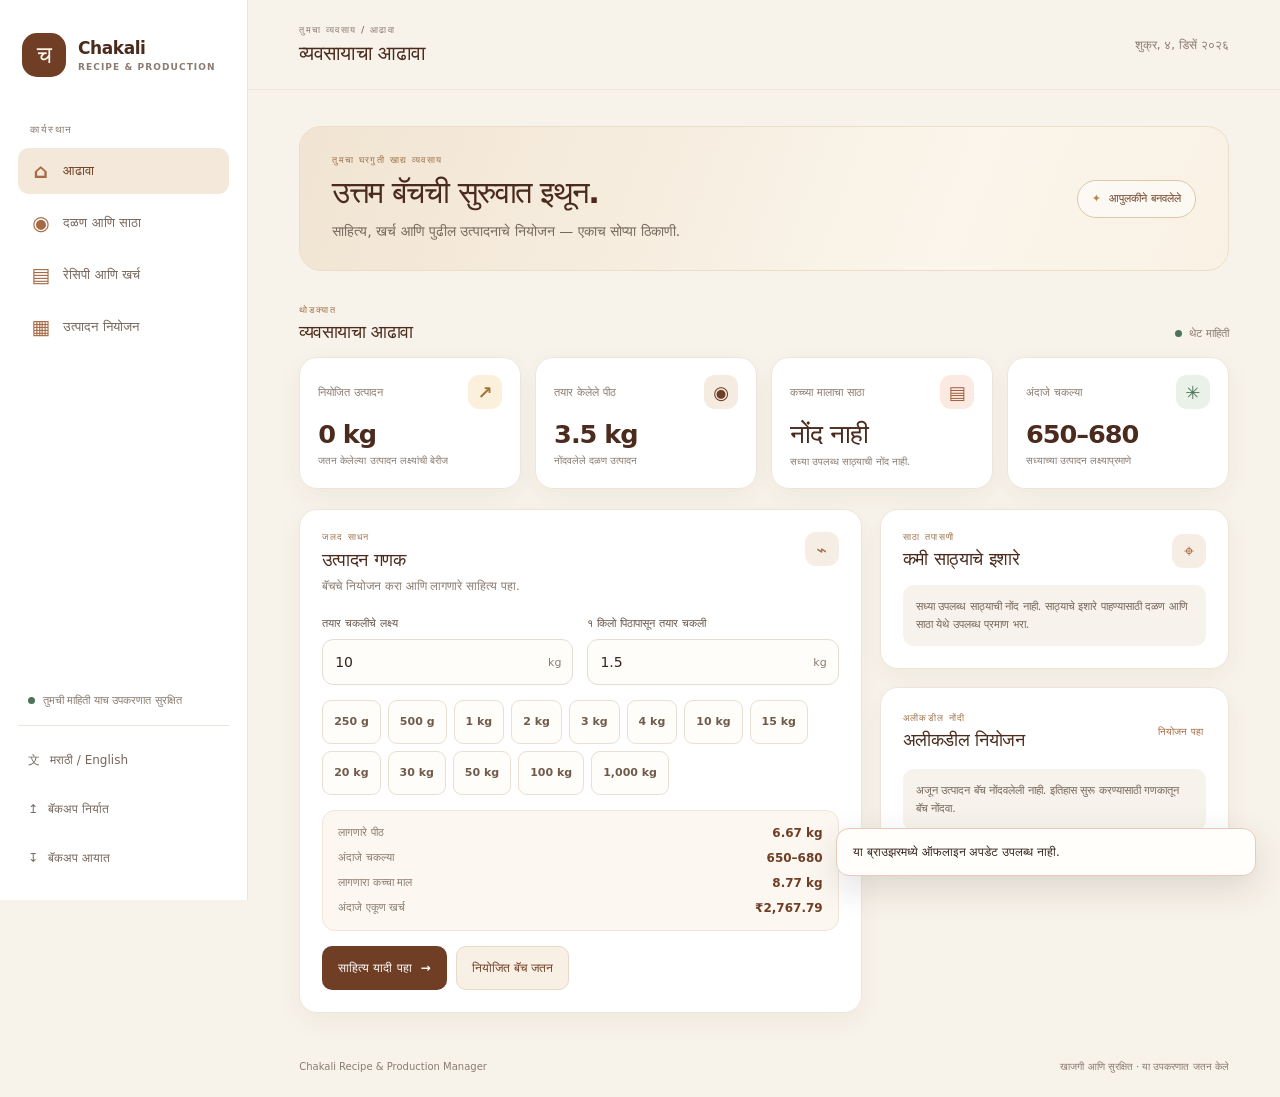
<file: index.html>
<!doctype html>
<html lang="mr">
<head>
  <meta charset="utf-8">
  <meta name="viewport" content="width=device-width, initial-scale=1, viewport-fit=cover">
  <meta name="theme-color" content="#6f3e25">
  <meta name="description" content="Manage chakali ingredients, recipes, production planning and costs in one place.">
  <title>Chakali Recipe &amp; Production Manager</title>
  <link rel="manifest" href="manifest.json">
  <link rel="icon" href="assets/icons/chakali.svg" type="image/svg+xml">
  <link rel="stylesheet" href="assets/css/style.css">
</head>
<body>
  <div class="app-shell">
    <aside class="sidebar" aria-label="Main navigation">
      <a class="brand" href="#dashboard" data-view="dashboard" aria-label="Chakali Manager home">
        <span class="brand-mark" aria-hidden="true">च</span>
        <span class="brand-copy"><strong>Chakali</strong><small>RECIPE &amp; PRODUCTION</small></span>
      </a>
      <div class="sidebar-label" data-i18n="workspace">WORKSPACE</div>
      <nav class="primary-nav" aria-label="Primary">
        <button class="nav-link active" type="button" data-view="dashboard"><span class="nav-icon" aria-hidden="true">⌂</span><span data-i18n="dashboard">Dashboard</span></button>
        <button class="nav-link" type="button" data-view="grinding"><span class="nav-icon" aria-hidden="true">◉</span><span data-i18n="grinding">Grinding &amp; stock</span></button>
        <button class="nav-link" type="button" data-view="recipe"><span class="nav-icon" aria-hidden="true">▤</span><span data-i18n="recipe">Recipe &amp; costing</span></button>
        <button class="nav-link" type="button" data-view="production"><span class="nav-icon" aria-hidden="true">▦</span><span data-i18n="production">Production plan</span></button>
      </nav>
      <div class="sidebar-bottom">
        <div class="privacy-note"><span class="privacy-dot"></span><span data-i18n="localData">Your data stays on this device</span></div>
        <button class="utility-link" id="langToggle" type="button"><span aria-hidden="true">文</span><span data-i18n="language">मराठी / English</span></button>
        <button class="utility-link" id="exportBtn" type="button"><span aria-hidden="true">↥</span><span data-i18n="export">Export backup</span></button>
        <label class="utility-link import-label" for="importFile"><span aria-hidden="true">↧</span><span data-i18n="import">Import backup</span></label>
        <input type="file" id="importFile" accept="application/json" hidden>
      </div>
    </aside>

    <div class="app-main">
      <header class="topbar">
        <div><span class="breadcrumb" id="breadcrumb" data-i18n="breadcrumb">YOUR BUSINESS / OVERVIEW</span><h1 id="pageTitle" data-i18n="dashboardTitle">Business overview</h1></div>
        <div class="topbar-actions"><span class="today-label" id="todayLabel"></span><button class="icon-button" id="langToggleTop" type="button" aria-label="मराठी / English" title="मराठी / English">अ</button><label class="icon-button mobile-import" for="importFile" aria-label="Import backup" title="Import backup">↧</label><button class="icon-button" id="topExport" type="button" aria-label="Export backup" title="Export backup">↥</button></div>
      </header>

      <main class="content">
        <section class="page-view" id="dashboard">
          <div class="welcome-row">
            <div><p class="eyebrow" data-i18n="welcomeEyebrow">YOUR HOMEMADE FOOD BUSINESS</p><h2 data-i18n="welcomeTitle">A better batch starts here.</h2><p class="welcome-copy" data-i18n="welcomeCopy">Your ingredients, costs and next production plan — all in one calm, clear workspace.</p></div>
            <div class="welcome-badge"><span aria-hidden="true">✦</span><span data-i18n="madeWithCare">Made with care</span></div>
          </div>

          <div class="section-heading"><div><p class="eyebrow" data-i18n="atAGlance">AT A GLANCE</p><h2 data-i18n="businessSnapshot">Business snapshot</h2></div><span class="updated-label"><span class="status-dot"></span><span data-i18n="liveOverview">Live overview</span></span></div>
          <div class="kpi-grid" id="stats">
            <article class="kpi-card"><div class="kpi-top"><span data-i18n="totalProduction">Total production</span><span class="kpi-icon icon-gold" aria-hidden="true">↗</span></div><strong id="statProduction">0 kg</strong><small data-i18n="productionTracked">Across saved production runs</small></article>
            <article class="kpi-card"><div class="kpi-top"><span data-i18n="flourAvailable">Flour produced</span><span class="kpi-icon icon-cream" aria-hidden="true">◉</span></div><strong id="statFlour">0 kg</strong><small data-i18n="latestGrinding">Recorded grinding output</small></article>
            <article class="kpi-card"><div class="kpi-top"><span data-i18n="rawStock">Raw material stock</span><span class="kpi-icon icon-peach" aria-hidden="true">▤</span></div><strong id="statStock">—</strong><small id="stockCaption"></small></article>
            <article class="kpi-card"><div class="kpi-top"><span data-i18n="estimatedPieces">Estimated chakalis</span><span class="kpi-icon icon-green" aria-hidden="true">✳</span></div><strong id="statPieces">—</strong><small data-i18n="currentPlanPieces">For your current production target</small></article>
          </div>

          <div class="dashboard-grid">
            <section class="surface calculator-card">
              <div class="card-heading"><div><p class="eyebrow" data-i18n="quickTool">QUICK TOOL</p><h2 data-i18n="quickCalculator">Production calculator</h2><p data-i18n="quickCalculatorCopy">Plan a batch and see what you’ll need.</p></div><span class="heading-icon" aria-hidden="true">⌁</span></div>
              <div class="calculator-controls">
                <div class="field"><label for="orderKg" data-i18n="finishedTarget">Finished chakali target</label><div class="input-suffix"><input class="form-control form-control-lg" type="number" id="orderKg" min="0" step=".1" value="10" inputmode="decimal"><span>kg</span></div></div>
                <div class="field"><label for="flourYield" data-i18n="flourPerKg">Finished chakali from 1 kg flour</label><div class="input-suffix"><input class="form-control" type="number" id="flourYield" min=".1" step=".01" value="1.5" inputmode="decimal"><span>kg</span></div></div>
              </div>
              <div class="preset-row" id="targetPresets" aria-label="Quick production targets"><button type="button" class="target-preset" data-target="0.25">250 g</button><button type="button" class="target-preset" data-target="0.5">500 g</button><button type="button" class="target-preset" data-target="1">1 kg</button><button type="button" class="target-preset" data-target="2">2 kg</button><button type="button" class="target-preset" data-target="3">3 kg</button><button type="button" class="target-preset" data-target="4">4 kg</button><button type="button" class="target-preset" data-target="10">10 kg</button><button type="button" class="target-preset" data-target="15">15 kg</button><button type="button" class="target-preset" data-target="20">20 kg</button><button type="button" class="target-preset" data-target="30">30 kg</button><button type="button" class="target-preset" data-target="50">50 kg</button><button type="button" class="target-preset" data-target="100">100 kg</button><button type="button" class="target-preset" data-target="1000">1,000 kg</button></div>
              <div class="calculator-result"><span data-i18n="flourNeeded">Flour needed</span><strong id="flourRequired">6.67 kg</strong><span data-i18n="piecesRange">Estimated pieces</span><strong id="pieceTotal">400–433</strong><span data-i18n="rawNeeded">Raw ingredients needed</span><strong id="rawRequired">8.77 kg</strong><span data-i18n="estimatedTotalCost">Estimated total cost</span><strong id="orderCost">₹0</strong></div>
              <div class="calculator-actions"><button class="btn btn-primary" id="openProduction" type="button"><span data-i18n="viewChecklist">View material checklist</span><span aria-hidden="true">→</span></button><button class="btn btn-secondary" id="recordProduction" type="button" data-i18n="recordRun">Record production run</button></div>
            </section>

            <div class="dashboard-side">
              <section class="surface alerts-card">
                <div class="card-heading compact"><div><p class="eyebrow" data-i18n="stockWatch">STOCK WATCH</p><h2 data-i18n="stockAlerts">Low stock alerts</h2></div><span class="heading-icon" aria-hidden="true">⌖</span></div>
                <div id="stockAlertsList" class="insight-list"></div>
              </section>
              <section class="surface activity-card">
                <div class="card-heading compact"><div><p class="eyebrow" data-i18n="latestUpdates">LATEST UPDATES</p><h2 data-i18n="recentActivity">Recent production</h2></div><button class="text-button" type="button" data-view="production" data-i18n="seePlan">View plan</button></div>
                <div id="activityList" class="activity-list"></div>
              </section>
            </div>
          </div>
        </section>

        <section class="page-view" id="grinding" hidden>
          <div class="page-intro"><p class="eyebrow" data-i18n="grindingEyebrow">RAW MATERIALS</p><h2 data-i18n="grindingTitle">Grinding &amp; stock</h2><p data-i18n="grindingCopy">Update batch ingredients, track what’s on hand, and record your flour output.</p></div>
          <div class="two-column-layout">
            <section class="surface">
              <div class="card-heading"><div><h2 data-i18n="ingredientsTitle">Grinding ingredients</h2><p data-i18n="ingredientsCopy">Batch quantities and optional on-hand stock, in grams.</p></div><button class="btn btn-outline btn-small" id="resetRaw" type="button" data-i18n="resetSample">Reset sample</button></div>
              <div class="table-wrap"><table class="data-table" id="rawTable"><thead><tr><th data-i18n="ingredient">Ingredient / साहित्य</th><th data-i18n="batchWeight">Batch weight (g)</th><th data-i18n="onHand">On hand (g)</th><th data-i18n="rate">Rate (₹/kg)</th><th data-i18n="cost">Cost (₹)</th><th></th></tr></thead><tbody></tbody></table></div>
              <button class="btn btn-secondary" id="addRaw" type="button" data-i18n="addIngredient">+ Add ingredient</button>
              <div class="table-total"><span data-i18n="batchTotal">Total batch ingredients</span><strong id="rawSummary">0 g · 0 kg</strong></div>
            </section>
            <section class="surface">
              <div class="card-heading"><div><h2 data-i18n="grindingOutput">Grinding output</h2><p data-i18n="grindingOutputCopy">Enter the flour you actually produce from a grinding batch.</p></div></div>
              <div class="field"><label for="flourProduced" data-i18n="flourProduced">Flour produced (kg)</label><input class="form-control" type="number" min=".001" step=".001" id="flourProduced" value="3.5" inputmode="decimal"></div>
              <div class="field"><label for="grindingCost" data-i18n="grindingCharge">Grinding charge (₹)</label><input class="form-control" type="number" min="0" id="grindingCost" value="150" inputmode="decimal"></div>
              <div class="result-box"><span data-i18n="rawInputWeight">Raw input weight</span><strong id="rawKg">0 kg</strong><span data-i18n="grindingYield">Grinding yield</span><strong id="grindYield">0%</strong><span data-i18n="flourCostPerKg">Flour cost per kg</span><strong id="flourCostKg">₹0</strong></div>
              <button class="btn btn-primary full-width top-gap" id="saveGrinding" type="button" data-i18n="saveGrinding">Save grinding batch</button>
            </section>
          </div>
        </section>

        <section class="page-view" id="recipe" hidden>
          <div class="page-intro"><p class="eyebrow" data-i18n="recipeEyebrow">YOUR SIGNATURE RECIPE</p><h2 data-i18n="recipeTitle">Recipe &amp; costing</h2><p data-i18n="recipeCopy">Understand your per-kilo costs and keep pricing decisions close at hand.</p></div>
          <div class="two-column-layout recipe-layout">
            <section class="surface">
              <div class="card-heading"><div><h2 data-i18n="recipeIngredients">Recipe ingredients</h2><p data-i18n="recipeIngredientCopy">Quantities are calculated per 1 kg of finished chakali.</p></div></div>
              <div class="table-wrap"><table class="data-table" id="recipeTable"><thead></thead><tbody></tbody></table></div>
              <button class="btn btn-secondary" id="addRecipe" type="button" data-i18n="addIngredient">+ Add ingredient</button>
            </section>
            <section class="surface">
              <div class="card-heading"><div><h2 data-i18n="otherCosts">Other production costs</h2><p data-i18n="otherCostsCopy">Packaging, fuel, utilities and labour.</p></div></div>
              <div id="expenseList"></div>
              <button class="btn btn-secondary btn-small top-gap" id="addExpense" type="button" data-i18n="addExpense">+ Add expense</button>
              <div class="cost-total"><span data-i18n="estimatedCost">Estimated cost / kg</span><strong id="recipeCost">₹0</strong></div>
              <div class="field"><label for="sellingPrice" data-i18n="sellingPrice">Selling price per kg (₹)</label><input class="form-control" type="number" id="sellingPrice" min="0" value="0" inputmode="decimal"></div>
              <div class="result-box"><span data-i18n="grossProfit">Gross profit / kg</span><strong id="profitKg">₹0</strong><span data-i18n="grossMargin">Gross margin</span><strong id="marginPct">0%</strong></div>
              <button class="btn btn-primary full-width top-gap" id="saveRecipe" type="button" data-i18n="saveRecipe">Save recipe &amp; costing</button>
            </section>
          </div>
        </section>

        <section class="page-view" id="production" hidden>
          <div class="page-intro"><p class="eyebrow" data-i18n="productionEyebrow">BATCH PLANNING</p><h2 data-i18n="productionTitle">Production material checklist</h2><p data-i18n="productionCopy">Scale your grinding ingredients and recipe materials for the selected chakali target.</p></div>
          <div class="print-only print-heading">
            <h1 data-i18n="printTitle">उत्पादन साहित्य यादी</h1>
            <p><span data-i18n="printTargetLabel">उत्पादनाचे लक्ष्य</span>: <strong id="printTarget">10 kg</strong> ·
              <span data-i18n="printDateLabel">तयार केल्याची तारीख</span>: <span id="printDate"></span></p>
          </div>
          <section class="surface production-settings">
            <div class="field"><label for="piecesMinPerFlourKg" data-i18n="pieceRangeLabel">Pieces from 1 kg finished chakali</label><div class="input-suffix split-input"><input class="form-control" type="number" id="piecesMinPerFlourKg" min="1" value="65" inputmode="numeric"><span data-i18n="to">to</span><input class="form-control" type="number" id="piecesMaxPerFlourKg" min="1" value="68" inputmode="numeric"></div></div>
            <div class="result-box"><span data-i18n="target">Finished chakali target</span><strong id="summaryFinished">10 kg</strong><span data-i18n="flourNeeded">Flour needed</span><strong id="summaryFlour">6.67 kg</strong><span data-i18n="piecesRange">Estimated pieces</span><strong id="summaryPieces">400–433</strong><span data-i18n="rawNeeded">Raw ingredients needed</span><strong id="summaryRaw">9.14 kg</strong><span data-i18n="estimatedTotalCost">Estimated total cost</span><strong id="summaryCost">₹0</strong></div>
          </section>
          <div class="production-actions"><button class="btn btn-primary" id="printChecklist" type="button"><span aria-hidden="true">▤</span><span data-i18n="printChecklist">दोन्ही साहित्य याद्या प्रिंट करा</span></button></div>
          <div class="two-column-layout">
            <section class="surface"><div class="card-heading"><div><h2 data-i18n="rawChecklist">Grinding raw material checklist</h2><p data-i18n="rawChecklistCopy">Scaled from your saved grinding batch.</p></div></div><div class="table-wrap"><table class="data-table" id="rawChecklist"><thead><tr><th data-i18n="ingredient">Ingredient</th><th data-i18n="perKgChakali">Per 1 kg chakali</th><th data-i18n="forTarget">For this target</th></tr></thead><tbody></tbody></table></div><div class="result-box"><span data-i18n="batchTotal">Total raw material</span><strong id="rawChecklistTotal">—</strong><span data-i18n="baseline">Baseline batch</span><strong>4.602 kg → 3.5 kg</strong></div></section>
            <section class="surface"><div class="card-heading"><div><h2 data-i18n="recipeChecklist">Recipe material checklist</h2><p data-i18n="recipeChecklistCopy">Recipe ingredients added after grinding.</p></div></div><div class="table-wrap"><table class="data-table" id="productionTable"><thead><tr><th data-i18n="ingredient">Ingredient</th><th data-i18n="perKgChakali">Per 1 kg chakali</th><th data-i18n="forTarget">For this target</th><th data-i18n="cost">Estimated cost</th></tr></thead><tbody></tbody></table></div><div class="result-box"><span data-i18n="recipePlusExtras">Recipe + additional costs</span><strong id="recipeOrderCost">₹0</strong></div></section>
          </div>
          <p class="disclaimer" data-i18n="productionNote">Planning estimates use your saved yields and batch quantities. Record actual production to build your activity history.</p>
        </section>
      </main>
      <footer class="app-footer"><span>Chakali Recipe &amp; Production Manager</span><span data-i18n="localFirst">Private by design · Saved on this device</span></footer>
    </div>
  </div>
  <nav class="mobile-nav" aria-label="Main navigation">
    <button class="nav-link active" type="button" data-view="dashboard"><span class="nav-icon" aria-hidden="true">⌂</span><span data-i18n="dashboard">Dashboard</span></button>
    <button class="nav-link" type="button" data-view="grinding"><span class="nav-icon" aria-hidden="true">◉</span><span data-i18n="grinding">Grinding</span></button>
    <button class="nav-link" type="button" data-view="recipe"><span class="nav-icon" aria-hidden="true">▤</span><span data-i18n="recipe">Recipe</span></button>
    <button class="nav-link" type="button" data-view="production"><span class="nav-icon" aria-hidden="true">▦</span><span data-i18n="production">Plan</span></button>
  </nav>
  <div id="toastRegion" class="toast-region" role="status" aria-live="polite" aria-atomic="true"></div>
  <script src="assets/js/app.js" defer></script>
</body>
</html>
</file>
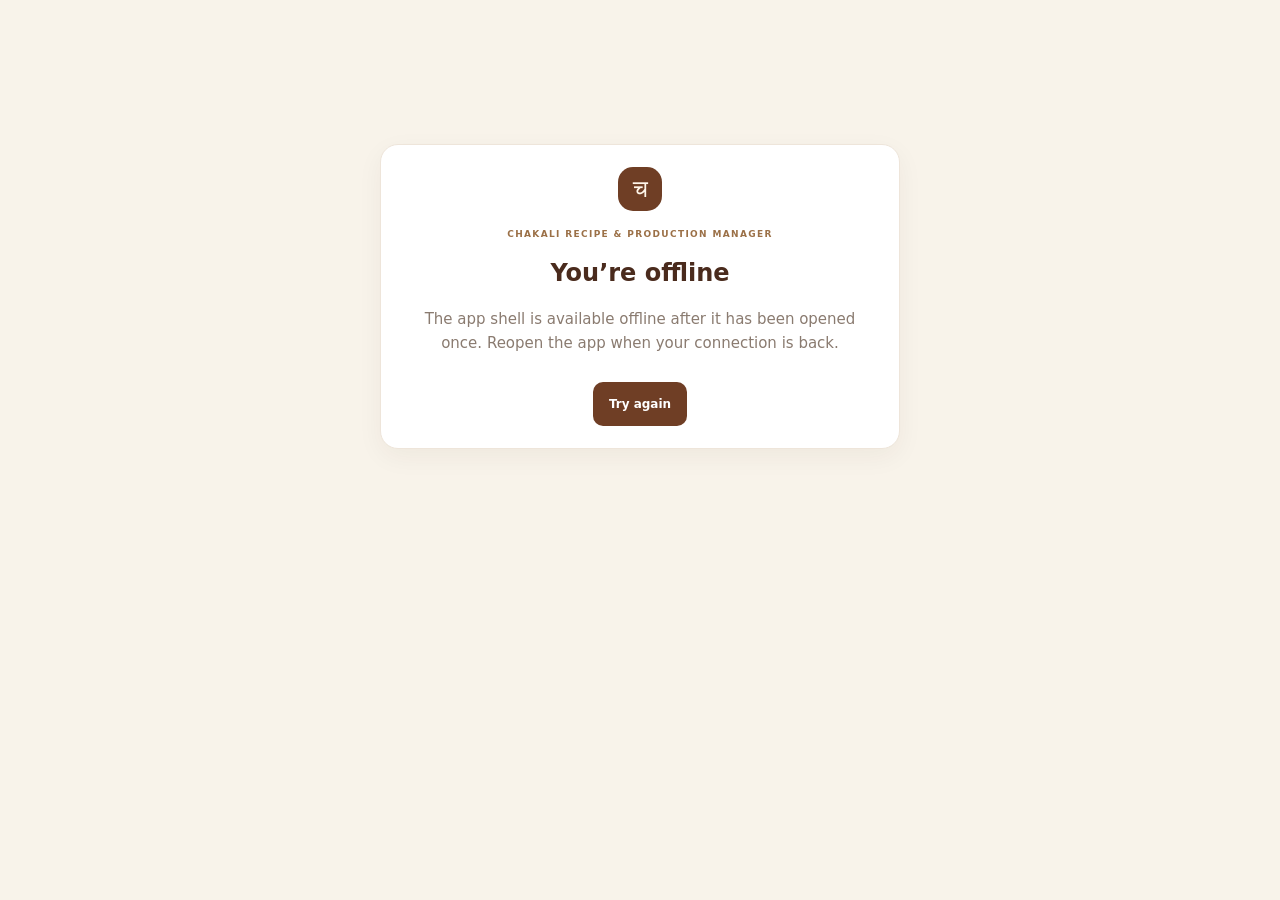
<file: offline.html>
<!doctype html>
<html lang="en">
<head>
  <meta charset="utf-8">
  <meta name="viewport" content="width=device-width, initial-scale=1, viewport-fit=cover">
  <meta name="theme-color" content="#6f3e25">
  <title>Offline · Chakali Manager</title>
  <link rel="stylesheet" href="assets/css/style.css">
</head>
<body>
  <main class="content">
    <section class="surface" style="max-width: 520px; margin: 12vh auto 0; text-align: center;">
      <span class="brand-mark" style="margin: 0 auto 18px;">च</span>
      <p class="eyebrow">CHAKALI RECIPE &amp; PRODUCTION MANAGER</p>
      <h1 style="color: var(--color-primary-dark); font-size: 24px;">You’re offline</h1>
      <p style="color: var(--color-muted); line-height: 1.6;">The app shell is available offline after it has been opened once. Reopen the app when your connection is back.</p>
      <a class="btn btn-primary" href="./index.html" style="margin-top: 12px;">Try again</a>
    </section>
  </main>
</body>
</html>
</file>
<file: assets/css/style.css>
:root {
  color-scheme: light;
  --color-primary: #6f3e25;
  --color-primary-dark: #4a2b1d;
  --color-secondary: #a66a43;
  --color-background: #f8f3ea;
  --color-surface: #fff;
  --color-accent: #d6a85f;
  --color-text: #35251d;
  --color-muted: #8a7b70;
  --color-border: #eee5da;
  --color-soft: #f6eee4;
  --color-green: #4d7459;
  --shadow-card: 0 8px 26px rgb(65 43 27 / 5%);
  --radius-card: 18px;
  --radius-control: 11px;
  --sidebar-width: 248px;
  font-family: Inter, "Segoe UI", "Noto Sans Devanagari", system-ui, -apple-system, sans-serif;
  font-synthesis: none;
  text-rendering: optimizeLegibility;
  -webkit-font-smoothing: antialiased;
  -moz-osx-font-smoothing: grayscale;
}

* { box-sizing: border-box; }
html { min-width: 320px; min-height: 100%; background: var(--color-background); }
body { min-width: 320px; min-height: 100vh; margin: 0; color: var(--color-text); background: var(--color-background); font-size: 15px; }
button, input, select { font: inherit; }
button, .import-label { -webkit-tap-highlight-color: transparent; }
button:focus-visible, a:focus-visible, input:focus-visible, select:focus-visible, label:focus-visible { outline: 3px solid rgb(214 168 95 / 65%); outline-offset: 2px; }
[hidden] { display: none !important; }

.app-shell { min-height: 100vh; }
.sidebar { position: fixed; inset: 0 auto 0 0; z-index: 5; display: flex; width: var(--sidebar-width); flex-direction: column; padding: 28px 18px 20px; border-right: 1px solid var(--color-border); background: var(--color-surface); }
.brand { display: flex; align-items: center; gap: 12px; min-height: 54px; margin: 0 4px 42px; color: inherit; text-decoration: none; }
.brand-mark { display: grid; width: 44px; height: 44px; place-items: center; border-radius: 15px; background: var(--color-primary); color: #fff6ea; font-size: 24px; font-weight: 750; }
.brand-copy { display: grid; gap: 4px; }
.brand-copy strong { color: var(--color-primary-dark); font-size: 17px; letter-spacing: -.025em; }
.brand-copy small { color: var(--color-muted); font-size: 9px; font-weight: 750; letter-spacing: .12em; }
.sidebar-label, .breadcrumb, .eyebrow { color: var(--color-muted); font-size: 10px; font-weight: 750; letter-spacing: .15em; }
.sidebar-label { padding: 0 12px; margin-bottom: 12px; }
.primary-nav { display: grid; gap: 6px; }
.nav-link { display: flex; min-width: 0; min-height: 46px; align-items: center; gap: 12px; padding: 0 13px; border: 0; border-radius: var(--radius-control); background: transparent; color: #76675d; cursor: pointer; font-size: 13px; font-weight: 600; text-align: left; transition: background-color .18s ease, color .18s ease; }
.nav-link:hover { background: var(--color-soft); color: var(--color-primary); }
.nav-link.active { background: #f3e8da; color: var(--color-primary); font-weight: 700; }
.nav-icon { display: inline-grid; width: 20px; place-items: center; color: var(--color-secondary); font-size: 20px; line-height: 1; }
.sidebar-bottom { display: grid; gap: 5px; margin-top: auto; }
.privacy-note { display: flex; align-items: center; gap: 8px; padding: 13px 10px 18px; border-bottom: 1px solid var(--color-border); margin-bottom: 7px; color: var(--color-muted); font-size: 11px; }
.privacy-dot, .status-dot { width: 7px; height: 7px; flex: 0 0 auto; border-radius: 50%; background: var(--color-green); }
.utility-link { display: flex; min-height: 44px; align-items: center; gap: 10px; padding: 0 10px; border: 0; border-radius: 9px; background: transparent; color: #76675d; cursor: pointer; font-size: 12px; text-align: left; text-decoration: none; }
.utility-link:hover { background: var(--color-soft); color: var(--color-primary); }
.import-label { cursor: pointer; }
.app-main { min-height: 100vh; margin-left: var(--sidebar-width); }
.topbar { position: sticky; top: 0; z-index: 4; display: flex; min-height: 90px; align-items: center; justify-content: space-between; gap: 20px; padding: 16px clamp(22px, 4vw, 58px); border-bottom: 1px solid rgb(238 229 218 / 85%); background: rgb(248 243 234 / 94%); backdrop-filter: blur(12px); }
.breadcrumb { display: block; margin-bottom: 5px; font-size: 9px; }
.topbar h1 { margin: 0; color: var(--color-primary-dark); font-size: 20px; font-weight: 700; letter-spacing: -.035em; }
.topbar-actions { display: flex; align-items: center; gap: 14px; }
.today-label { color: var(--color-muted); font-size: 12px; }
.icon-button { display: none; width: 44px; height: 44px; place-items: center; border: 1px solid var(--color-border); border-radius: 12px; background: var(--color-surface); color: var(--color-primary); cursor: pointer; font-size: 20px; }
.mobile-import { cursor: pointer; }
.content { width: min(100%, 1500px); min-height: calc(100vh - 150px); padding: 36px clamp(22px, 4vw, 58px) 48px; margin: 0 auto; }
.page-view { animation: view-in .22s ease-out both; }
.welcome-row { display: flex; align-items: center; justify-content: space-between; gap: 22px; padding: 28px 32px; border: 1px solid #ecddc9; border-radius: 22px; margin-bottom: 34px; background: linear-gradient(110deg, #f1e4d2 0%, #fbf5eb 70%, #f9f1e4 100%); }
.eyebrow { margin: 0 0 8px; color: #9b7047; font-size: 9px; }
.welcome-row h2, .page-intro h2 { margin: 0; color: var(--color-primary-dark); font-size: clamp(24px, 2.4vw, 32px); font-weight: 720; letter-spacing: -.045em; line-height: 1.2; }
.welcome-copy { max-width: 600px; margin: 9px 0 0; color: #76675d; font-size: 14px; line-height: 1.6; }
.welcome-badge { display: inline-flex; min-height: 38px; flex: 0 0 auto; align-items: center; gap: 8px; padding: 0 14px; border: 1px solid #dfc7a6; border-radius: 999px; background: rgb(255 255 255 / 55%); color: var(--color-primary); font-size: 11px; font-weight: 650; }
.welcome-badge span:first-child { color: #b88642; }
.section-heading { display: flex; align-items: end; justify-content: space-between; gap: 16px; margin-bottom: 14px; }
.section-heading .eyebrow { margin-bottom: 5px; }
.section-heading h2, .card-heading h2 { margin: 0; color: var(--color-primary-dark); font-size: 18px; font-weight: 700; letter-spacing: -.025em; }
.updated-label { display: inline-flex; align-items: center; gap: 7px; padding-bottom: 3px; color: var(--color-muted); font-size: 11px; }
.kpi-grid { display: grid; grid-template-columns: repeat(4, minmax(0, 1fr)); gap: 14px; margin-bottom: 20px; }
.kpi-card, .surface { border: 1px solid var(--color-border); border-radius: var(--radius-card); background: var(--color-surface); box-shadow: var(--shadow-card); }
.kpi-card { min-width: 0; padding: 17px 18px 19px; }
.kpi-top { display: flex; align-items: center; justify-content: space-between; gap: 8px; color: var(--color-muted); font-size: 11px; font-weight: 600; }
.kpi-icon, .heading-icon { display: inline-grid; width: 34px; height: 34px; flex: 0 0 auto; place-items: center; border-radius: 11px; font-size: 18px; }
.icon-gold { background: #faf0dc; color: #a57636; }
.icon-cream { background: #f5ebe1; color: var(--color-primary); }
.icon-peach { background: #faeae2; color: #a65e3b; }
.icon-green { background: #e9f1e8; color: var(--color-green); }
.kpi-card > strong { display: block; overflow: hidden; margin: 10px 0 4px; color: var(--color-primary-dark); font-size: clamp(22px, 2vw, 27px); font-weight: 730; letter-spacing: -.04em; text-overflow: ellipsis; white-space: nowrap; font-variant-numeric: tabular-nums; }
.kpi-card > small { display: block; min-height: 15px; color: var(--color-muted); font-size: 10px; line-height: 1.5; }
.dashboard-grid { display: grid; grid-template-columns: minmax(0, 1.45fr) minmax(280px, .9fr); align-items: start; gap: 18px; }
.surface { min-width: 0; padding: 22px; }
.card-heading { display: flex; align-items: flex-start; justify-content: space-between; gap: 14px; margin-bottom: 20px; }
.card-heading p:not(.eyebrow) { margin: 6px 0 0; color: var(--color-muted); font-size: 12px; line-height: 1.55; }
.card-heading .eyebrow { margin-bottom: 6px; }
.card-heading.compact { align-items: center; margin-bottom: 15px; }
.card-heading.compact .eyebrow { margin-bottom: 5px; }
.heading-icon { background: var(--color-soft); color: var(--color-secondary); }
.dashboard-side { display: grid; gap: 18px; }
.calculator-controls { display: grid; grid-template-columns: 1fr 1fr; gap: 14px; }
.field { display: grid; min-width: 0; gap: 7px; }
.field + .field { margin-top: 17px; }
.calculator-controls .field + .field { margin-top: 0; }
.field label { color: #66564a; font-size: 11px; font-weight: 650; line-height: 1.45; }
.form-control { width: 100%; min-width: 0; height: 46px; padding: 0 12px; border: 1px solid #e6ddd2; border-radius: var(--radius-control); background: #fffdfa; color: var(--color-text); font-size: 14px; transition: border-color .16s ease, box-shadow .16s ease; }
.form-control:focus { border-color: #b9875d; outline: 0; box-shadow: 0 0 0 3px rgb(197 138 66 / 16%); }
.form-control:disabled, .form-control[readonly] { background: #f6f2ec; color: var(--color-muted); }
.input-suffix { position: relative; }
.input-suffix .form-control { padding-right: 44px; }
.input-suffix > span { position: absolute; top: 50%; right: 12px; color: var(--color-muted); font-size: 11px; transform: translateY(-50%); }
.split-input { display: grid; grid-template-columns: minmax(0, 1fr) 26px minmax(0, 1fr); align-items: center; gap: 6px; }
.split-input .form-control { padding-right: 9px; }
.split-input > span { position: static; color: var(--color-muted); text-align: center; transform: none; }
.preset-row { display: flex; flex-wrap: wrap; gap: 7px; margin: 15px 0; }
.target-preset { min-width: 44px; min-height: 44px; padding: 0 11px; border: 1px solid #e9dfd3; border-radius: 9px; background: #fffdfa; color: #705b4c; cursor: pointer; font-size: 11px; font-weight: 600; transition: border-color .16s ease, background-color .16s ease, color .16s ease; }
.target-preset:hover, .target-preset.active { border-color: #bd926c; background: #f7ede1; color: var(--color-primary); }
.calculator-result, .result-box { display: grid; grid-template-columns: 1fr auto; align-items: center; gap: 11px 16px; padding: 15px; border: 1px solid #f0e5d7; border-radius: 13px; background: #fcf8f1; }
.calculator-result span, .result-box span { color: var(--color-muted); font-size: 11px; }
.calculator-result strong, .result-box strong { color: var(--color-primary); font-size: 12px; font-weight: 700; text-align: right; font-variant-numeric: tabular-nums; }
.muted { color: var(--color-muted); }
.calculator-actions { display: flex; flex-wrap: wrap; gap: 9px; margin-top: 15px; }
.btn { display: inline-flex; min-height: 44px; align-items: center; justify-content: center; gap: 9px; padding: 0 15px; border: 1px solid transparent; border-radius: 10px; cursor: pointer; font-size: 12px; font-weight: 650; text-align: center; text-decoration: none; transition: background-color .16s ease, border-color .16s ease, color .16s ease, transform .16s ease; }
.btn:hover { transform: translateY(-1px); }
.btn:active { transform: translateY(0); }
.btn-primary { background: var(--color-primary); color: #fff; }
.btn-primary:hover { background: var(--color-primary-dark); }
.btn-secondary { border-color: #e8d8c6; background: #f8f0e5; color: var(--color-primary); }
.btn-secondary:hover { background: #f0e3d2; }
.btn-outline { border-color: #e2d6c9; background: transparent; color: #725f51; }
.btn-outline:hover { background: var(--color-soft); }
.btn-small { min-height: 44px; padding: 0 12px; }
.full-width { width: 100%; }
.top-gap { margin-top: 17px; }
.insight-list, .activity-list { display: grid; gap: 10px; }
.insight-item { display: flex; align-items: flex-start; gap: 10px; padding: 11px 12px; border: 1px solid #f0e5d7; border-radius: 11px; background: #fdfaf6; }
.insight-marker { width: 8px; height: 8px; flex: 0 0 auto; border-radius: 50%; margin-top: 4px; background: var(--color-accent); }
.insight-marker.low { background: #bd6b4c; }
.insight-item strong { display: block; color: #5b4536; font-size: 11px; line-height: 1.5; }
.insight-item small { display: block; margin-top: 2px; color: var(--color-muted); font-size: 10px; line-height: 1.5; }
.empty-insight { padding: 13px; border-radius: 11px; background: #f7f3ec; color: #75665a; font-size: 11px; line-height: 1.6; }
.activity-item { display: grid; grid-template-columns: 34px minmax(0, 1fr) auto; align-items: center; gap: 10px; padding: 10px 0; border-top: 1px solid #f1eae1; }
.activity-item:first-child { padding-top: 0; border-top: 0; }
.activity-mark { display: grid; width: 34px; height: 34px; place-items: center; border-radius: 11px; background: #f5ebe1; color: var(--color-primary); font-size: 16px; }
.activity-item strong { display: block; color: #574335; font-size: 11px; }
.activity-item small, .activity-date { color: var(--color-muted); font-size: 10px; line-height: 1.5; }
.activity-date { white-space: nowrap; }
.text-button { min-height: 44px; padding: 0 3px; border: 0; background: transparent; color: var(--color-secondary); cursor: pointer; font-size: 10px; font-weight: 700; }
.text-button:hover { color: var(--color-primary); }
.page-intro { margin: 3px 0 24px; }
.page-intro .eyebrow { margin-bottom: 8px; }
.page-intro h2 { font-size: 28px; }
.page-intro > p:last-child { max-width: 670px; margin: 8px 0 0; color: var(--color-muted); font-size: 13px; line-height: 1.6; }
.two-column-layout { display: grid; grid-template-columns: minmax(0, 1.35fr) minmax(300px, .8fr); align-items: start; gap: 18px; }
.recipe-layout { grid-template-columns: minmax(0, 1.4fr) minmax(300px, .8fr); }
.table-wrap { width: 100%; overflow-x: auto; overscroll-behavior-inline: contain; margin: -4px 0 14px; scrollbar-color: #d9c8b3 transparent; scrollbar-width: thin; }
.data-table { width: 100%; min-width: 680px; border-collapse: collapse; color: #59483c; font-size: 11px; text-align: left; }
.data-table th { padding: 11px 9px; border-bottom: 1px solid #eee5da; color: var(--color-muted); font-size: 9px; font-weight: 700; letter-spacing: .04em; white-space: nowrap; }
.data-table td { padding: 9px; border-bottom: 1px solid #f3ede6; vertical-align: middle; }
.data-table tbody tr:last-child td { border-bottom: 0; }
.data-table input.form-control, .data-table select.form-control { min-width: 88px; height: 44px; padding: 0 8px; border-radius: 8px; font-size: 11px; }
.data-table td:first-child input { min-width: 132px; }
.table-total { display: flex; justify-content: space-between; gap: 12px; padding-top: 15px; border-top: 1px solid var(--color-border); margin-top: 2px; color: #604d3e; font-size: 12px; }
.table-total strong { color: var(--color-primary); text-align: right; }
.remove-button { display: grid; width: 44px; height: 44px; place-items: center; border: 0; border-radius: 9px; background: transparent; color: #a45b48; cursor: pointer; font-size: 17px; }
.remove-button:hover:not(:disabled) { background: #f9eeea; }
.remove-button:disabled { color: #c9c1b8; cursor: not-allowed; }
.expense-row { display: grid; grid-template-columns: minmax(0, 1fr) 100px 40px; align-items: center; gap: 7px; margin: 0 0 9px; }
.expense-row .form-control { height: 42px; font-size: 11px; }
.cost-total { display: flex; align-items: center; justify-content: space-between; gap: 10px; padding: 18px 0 15px; border-top: 1px solid var(--color-border); margin-top: 18px; color: #66564a; font-size: 12px; }
.cost-total strong { color: var(--color-primary); font-size: 22px; font-variant-numeric: tabular-nums; }
.production-settings { display: grid; grid-template-columns: minmax(235px, .6fr) minmax(280px, 1fr); align-items: end; gap: 20px; margin-bottom: 18px; }
.production-settings .field { max-width: 370px; }
.disclaimer { margin: 17px 0 0; color: var(--color-muted); font-size: 11px; line-height: 1.6; }
.app-footer { display: flex; justify-content: space-between; gap: 15px; padding: 0 clamp(22px, 4vw, 58px) 24px; color: var(--color-muted); font-size: 10px; }
.mobile-nav { display: none; }
.toast-region { position: fixed; right: 24px; bottom: 24px; z-index: 20; display: grid; width: min(420px, calc(100vw - 32px)); gap: 10px; }
.toast-message { display: flex; align-items: center; justify-content: space-between; gap: 14px; padding: 14px 16px; border: 1px solid #e7d8c6; border-radius: 13px; background: #fffefa; box-shadow: 0 12px 35px rgb(53 37 29 / 14%); color: var(--color-text); font-size: 12px; line-height: 1.5; animation: toast-in .18s ease-out both; }
.toast-message.error { border-color: #ebc8ba; }
.toast-message button { min-height: 38px; flex: 0 0 auto; padding: 0 11px; border: 0; border-radius: 8px; background: var(--color-primary); color: #fff; cursor: pointer; font-size: 11px; font-weight: 650; }

@keyframes view-in { from { opacity: .7; transform: translateY(3px); } to { opacity: 1; transform: translateY(0); } }
@keyframes toast-in { from { opacity: .5; transform: translateY(8px); } to { opacity: 1; transform: translateY(0); } }

@media (min-width: 1500px) {
  .content { padding-right: 64px; padding-left: 64px; }
}

@media (max-width: 1100px) {
  :root { --sidebar-width: 220px; }
  .kpi-grid { grid-template-columns: repeat(2, minmax(0, 1fr)); }
  .dashboard-grid { grid-template-columns: minmax(0, 1.15fr) minmax(270px, .85fr); }
  .two-column-layout, .recipe-layout { grid-template-columns: minmax(0, 1fr); }
  .production-settings { grid-template-columns: 1fr; align-items: stretch; }
}

@media (max-width: 760px) {
  .sidebar { display: none; }
  .app-main { margin-left: 0; }
  .topbar { min-height: 74px; padding: 12px 19px; }
  .breadcrumb { font-size: 8px; }
  .topbar h1 { font-size: 18px; }
  .today-label { display: none; }
  .icon-button { display: grid; }
  .mobile-import { display: grid; }
  .content { min-height: calc(100vh - 145px); padding: 20px 16px calc(92px + env(safe-area-inset-bottom)); }
  .welcome-row { align-items: flex-start; padding: 21px 19px; border-radius: 18px; margin-bottom: 27px; }
  .welcome-row h2 { max-width: 380px; font-size: 25px; }
  .welcome-copy { font-size: 12px; }
  .welcome-badge { display: none; }
  .section-heading h2 { font-size: 17px; }
  .kpi-grid { gap: 10px; margin-bottom: 14px; }
  .kpi-card { padding: 13px 12px 14px; border-radius: 15px; }
  .kpi-top { font-size: 10px; }
  .kpi-icon { width: 30px; height: 30px; font-size: 16px; }
  .kpi-card > strong { margin-top: 7px; font-size: 21px; }
  .kpi-card > small { font-size: 9px; }
  .dashboard-grid { grid-template-columns: 1fr; gap: 13px; }
  .dashboard-side { gap: 13px; }
  .surface { padding: 17px 15px; border-radius: 16px; }
  .card-heading { margin-bottom: 16px; }
  .card-heading h2 { font-size: 16px; }
  .card-heading p:not(.eyebrow) { font-size: 11px; }
  .calculator-controls { grid-template-columns: 1fr 1fr; gap: 9px; }
  .field label { font-size: 10px; }
  .form-control { height: 46px; }
  .calculator-actions .btn { flex: 1 1 145px; }
  .page-intro { margin: 2px 0 18px; }
  .page-intro h2 { font-size: 25px; }
  .page-intro > p:last-child { font-size: 12px; }
  .production-settings { gap: 15px; margin-bottom: 13px; }
  .app-footer { padding: 0 16px calc(8px + env(safe-area-inset-bottom)); font-size: 9px; }
  .app-footer span:last-child { text-align: right; }
  .mobile-nav { position: fixed; right: 0; bottom: 0; left: 0; z-index: 10; display: grid; grid-template-columns: repeat(4, minmax(0, 1fr)); gap: 2px; padding: 7px 10px calc(7px + env(safe-area-inset-bottom)); border-top: 1px solid #e9dfd3; background: rgb(255 255 255 / 96%); box-shadow: 0 -7px 24px rgb(53 37 29 / 5%); backdrop-filter: blur(12px); }
  .mobile-nav .nav-link { min-height: 52px; flex-direction: column; justify-content: center; gap: 3px; padding: 4px 3px; border-radius: 11px; font-size: 9px; text-align: center; }
  .mobile-nav .nav-icon { width: auto; font-size: 18px; }
  .toast-region { right: 12px; bottom: calc(78px + env(safe-area-inset-bottom)); width: min(420px, calc(100vw - 24px)); }
}

@media (max-width: 390px) {
  .content { padding-right: 12px; padding-left: 12px; }
  .topbar { padding-right: 13px; padding-left: 13px; }
  .welcome-row { padding: 18px 15px; }
  .welcome-row h2 { font-size: 22px; }
  .kpi-card { padding-right: 9px; padding-left: 9px; }
  .kpi-card > strong { font-size: 19px; }
  .calculator-controls { grid-template-columns: 1fr; }
  .calculator-actions { display: grid; }
  .app-footer { padding-right: 12px; padding-left: 12px; }
}

@media (prefers-reduced-motion: reduce) {
  *, *::before, *::after { scroll-behavior: auto !important; animation-duration: .01ms !important; animation-iteration-count: 1 !important; transition-duration: .01ms !important; }
}


/* Simple production checklist and printer-friendly output */
.production-actions { display: flex; justify-content: flex-end; margin: 0 0 18px; }
.print-only { display: none; }
.print-heading { padding: 0 0 14px; border-bottom: 1px solid #d8d0c7; margin-bottom: 18px; color: #2f261f; }
.print-heading h1 { margin: 0 0 6px; font-size: 22px; }
.print-heading p { margin: 0; color: #5f554d; font-size: 12px; }
@media (max-width: 760px) { .production-actions { justify-content: stretch; } .production-actions .btn { width: 100%; } .page-intro h2 { font-size: 24px; } .surface, .kpi-card { box-shadow: none; } .welcome-row { background: #f4ecdf; } }
@media print {
  @page { size: A4 portrait; margin: 12mm; }
  html, body { background: #fff !important; color: #171411 !important; }
  .sidebar, .topbar, .mobile-nav, .app-footer, .toast-region, .production-settings, .production-actions, .page-view:not(#production) { display: none !important; }
  .app-main { margin: 0 !important; min-height: 0 !important; }
  .content { width: 100% !important; min-height: 0 !important; padding: 0 !important; }
  #production { display: block !important; animation: none !important; }
  #production .page-intro { display: none !important; }
  #production .print-heading { display: block !important; }
  #production .two-column-layout { grid-template-columns: 1fr !important; gap: 8mm !important; }
  #production .surface { padding: 7mm !important; border: 1px solid #d8d0c7 !important; border-radius: 0 !important; box-shadow: none !important; break-inside: avoid; }
  #production .card-heading { margin-bottom: 10px !important; }
  #production .data-table { width: 100% !important; min-width: 0 !important; font-size: 10pt !important; }
  #production .data-table th, #production .data-table td { padding: 6px 5px !important; color: #171411 !important; white-space: normal !important; }
  #production .table-wrap { overflow: visible !important; }
  #production .result-box { background: #fff !important; border-color: #ddd !important; }
  #production .disclaimer { color: #51483f !important; }
}
</file>
